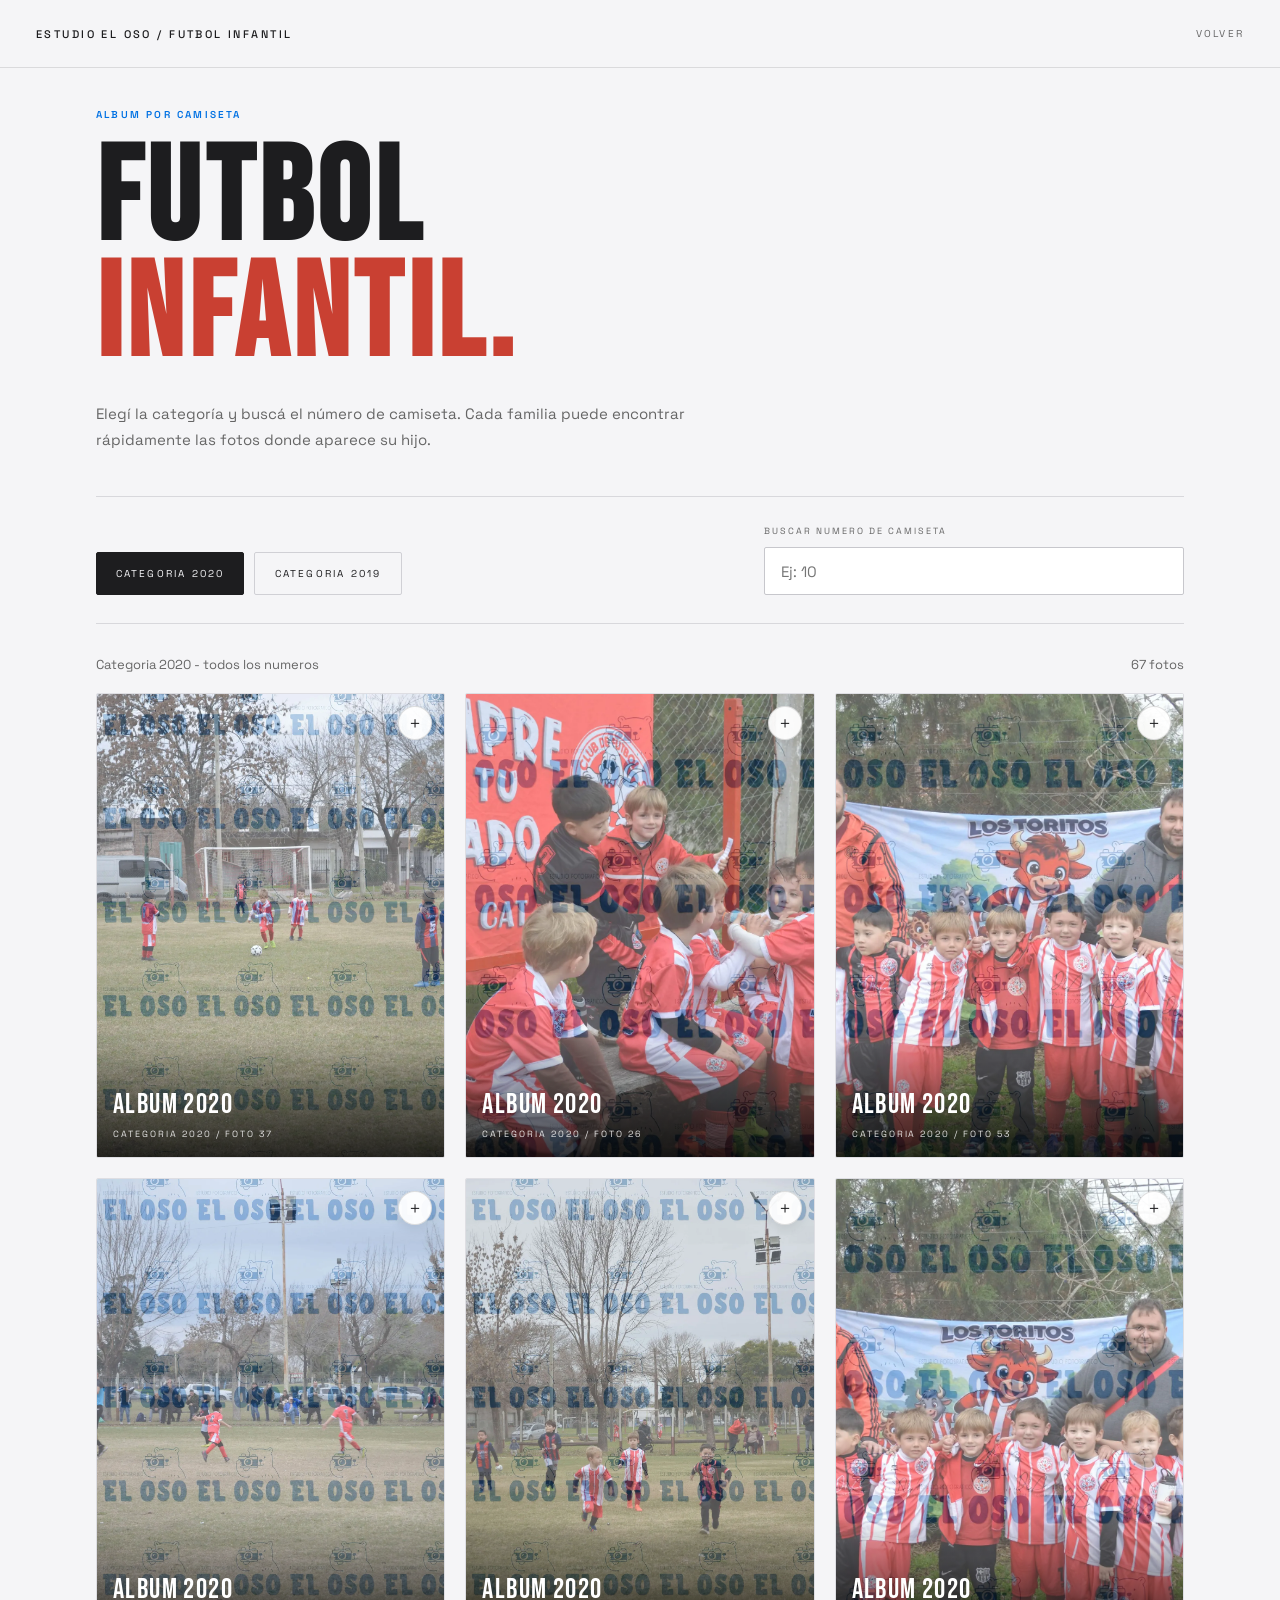
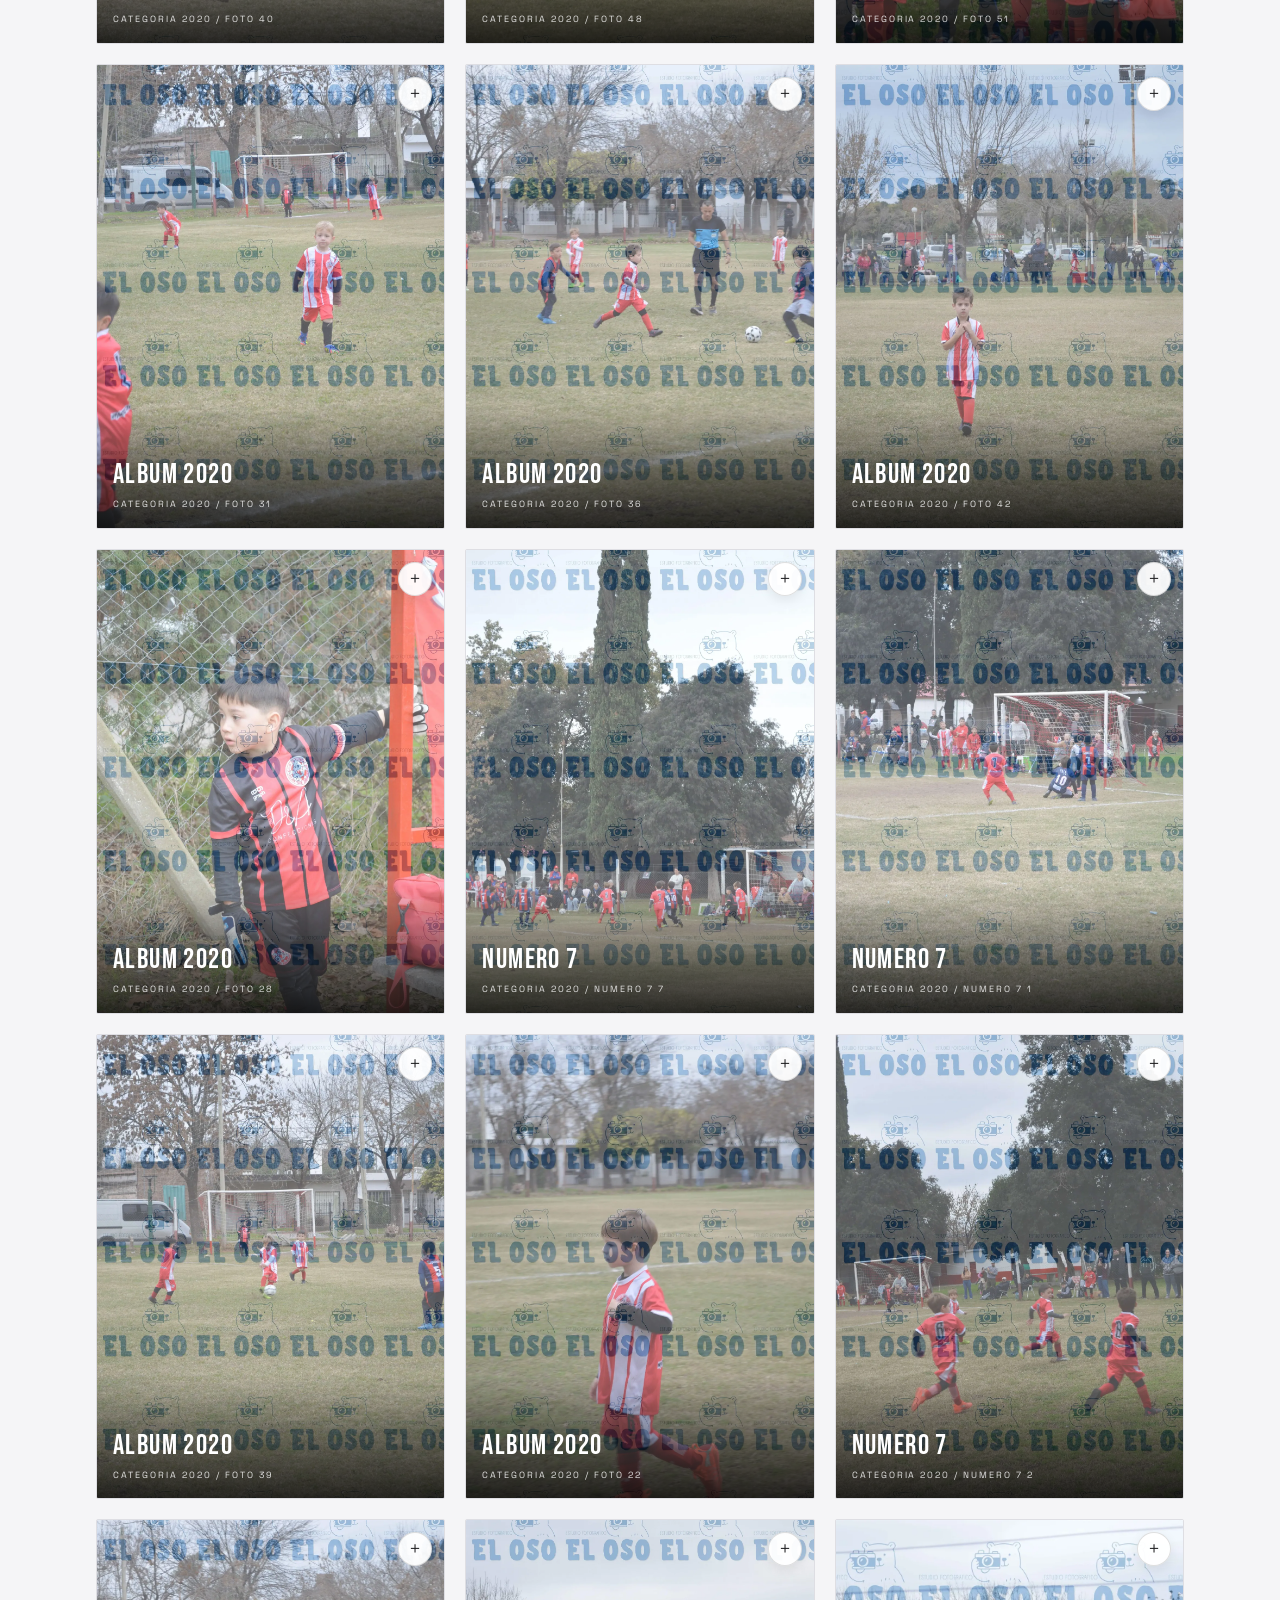
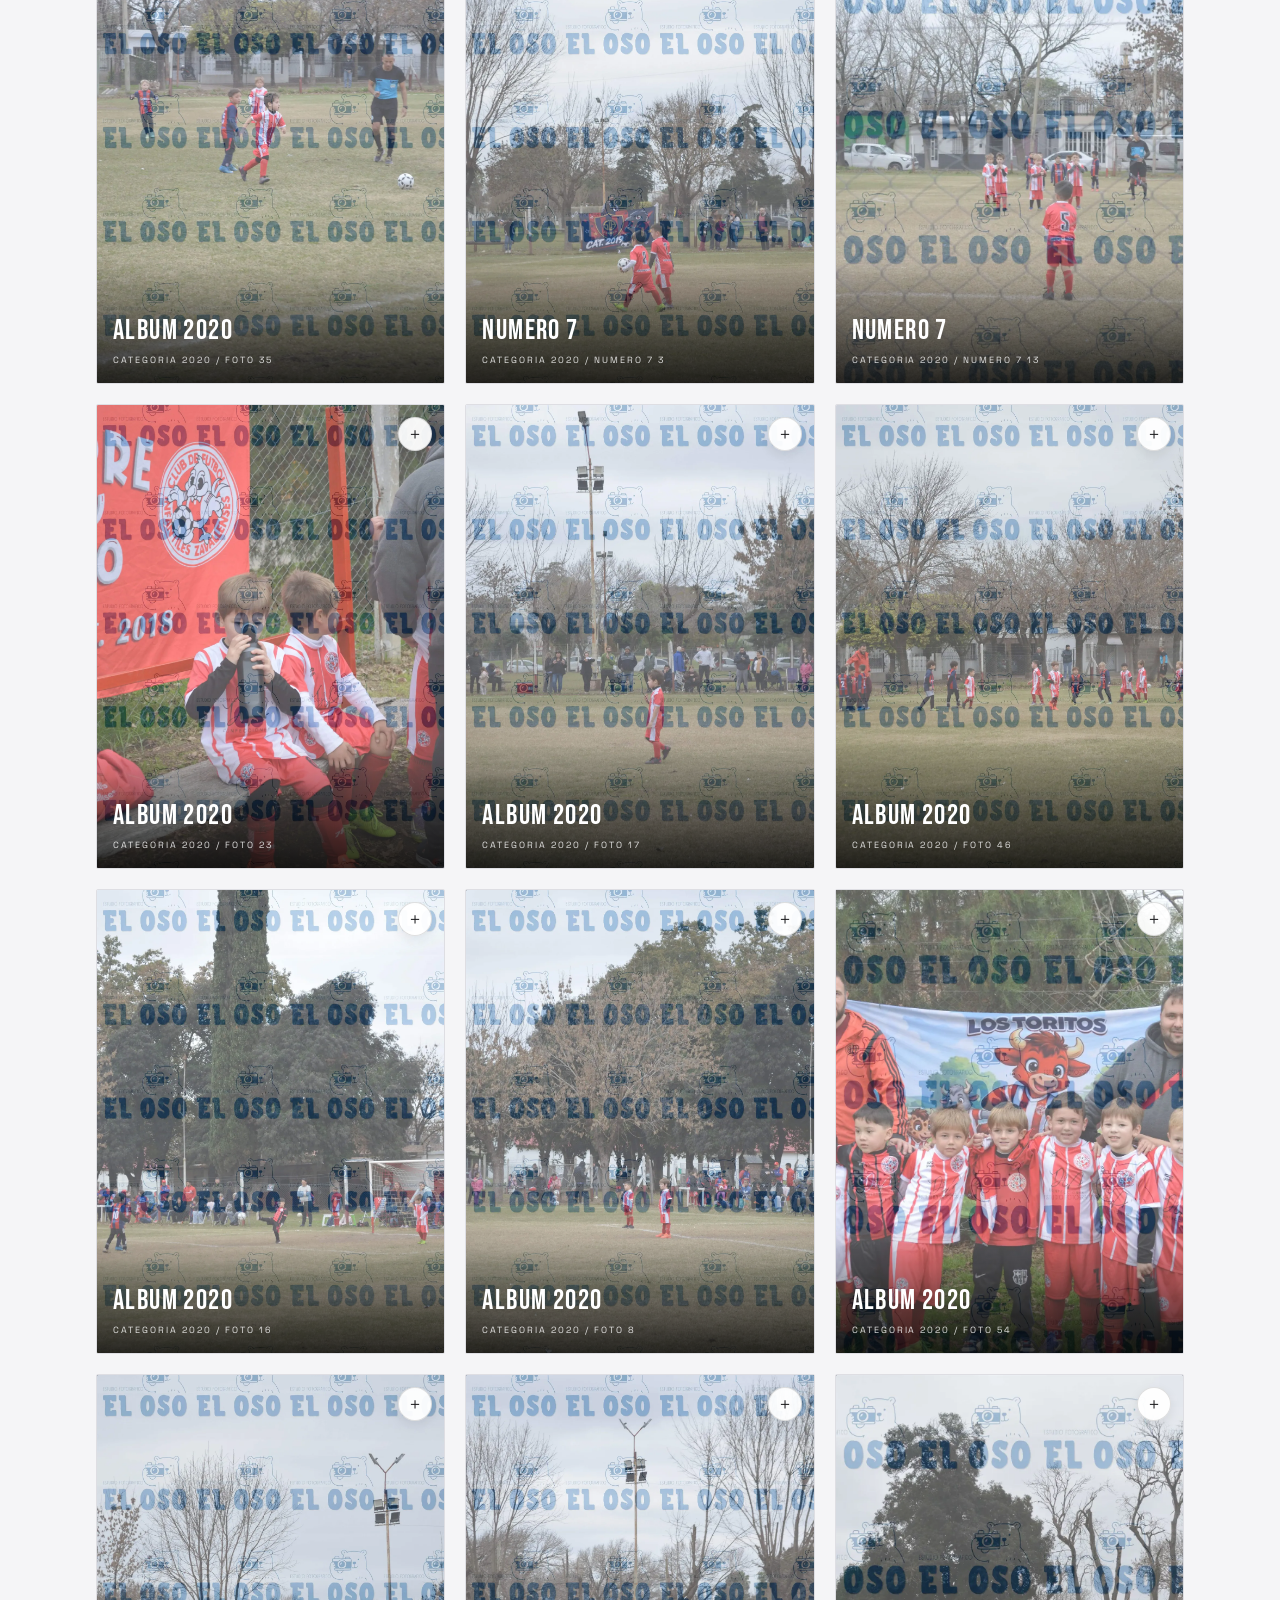
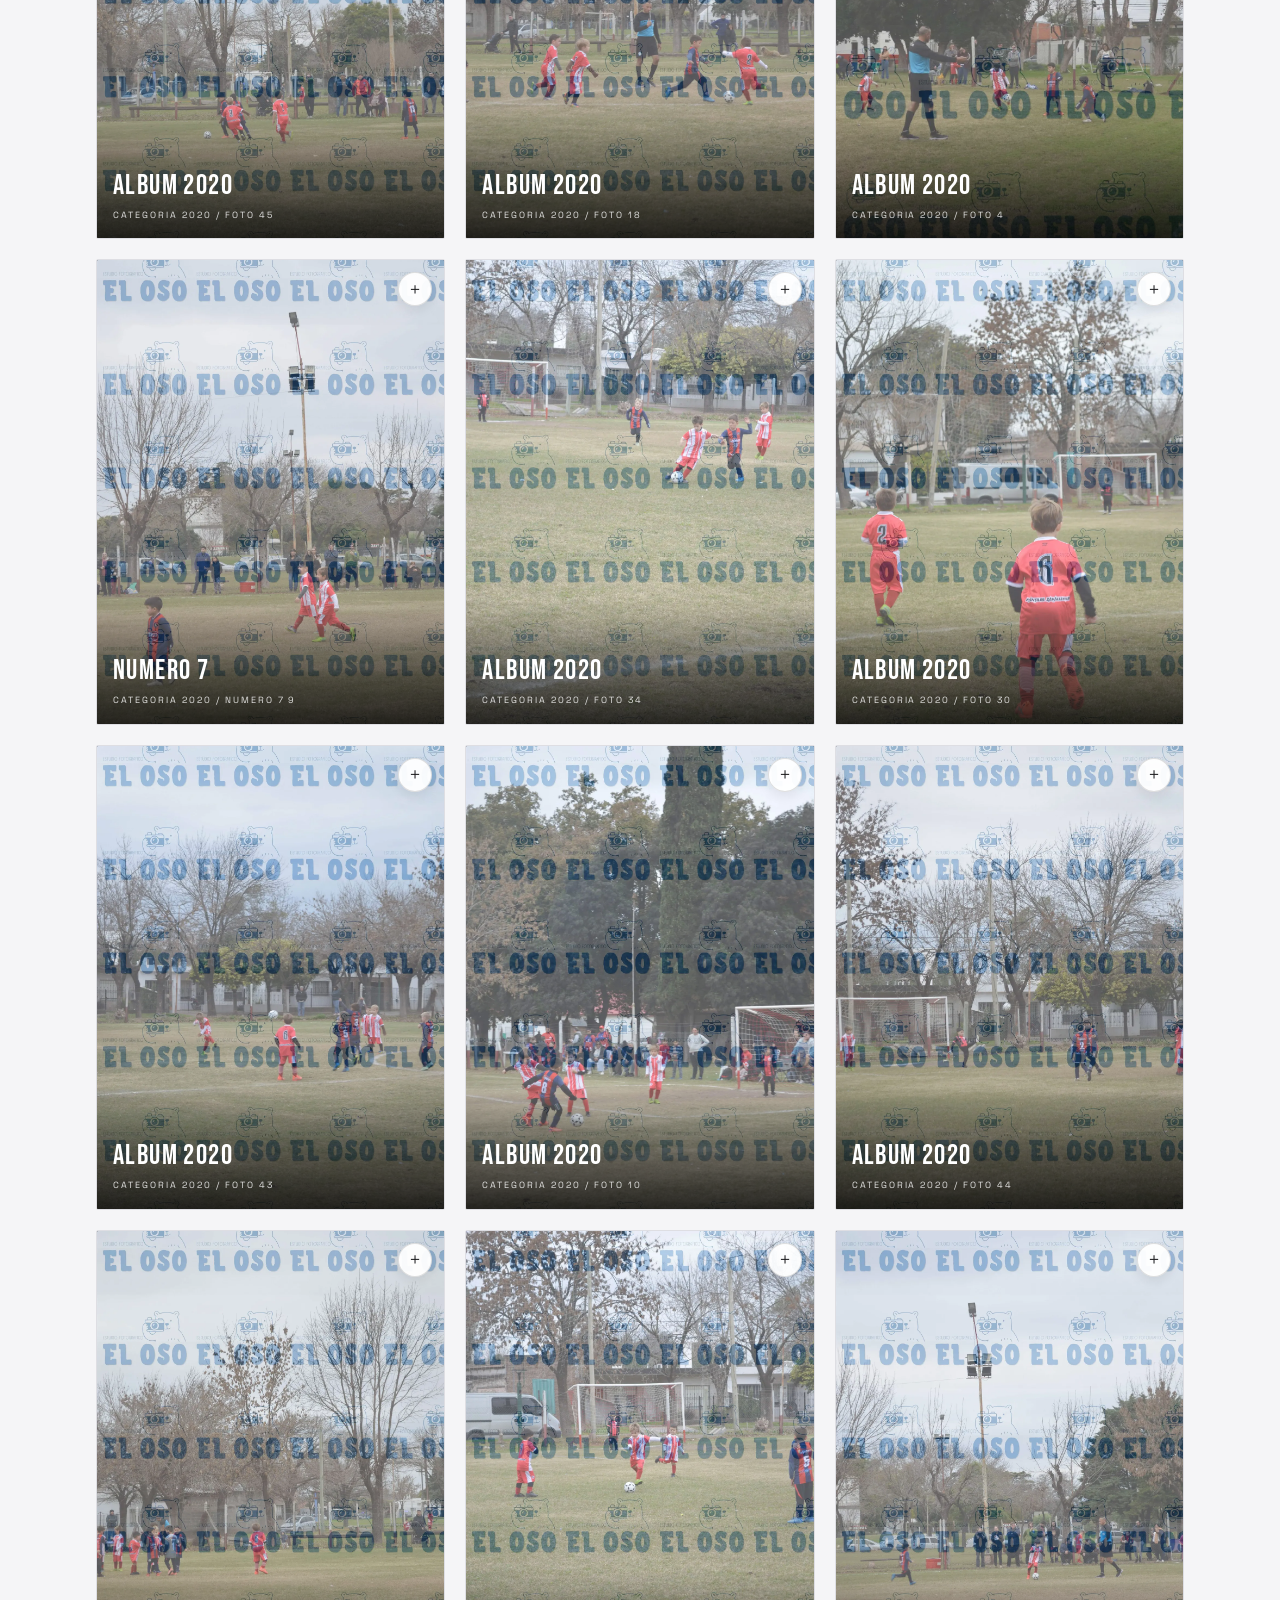
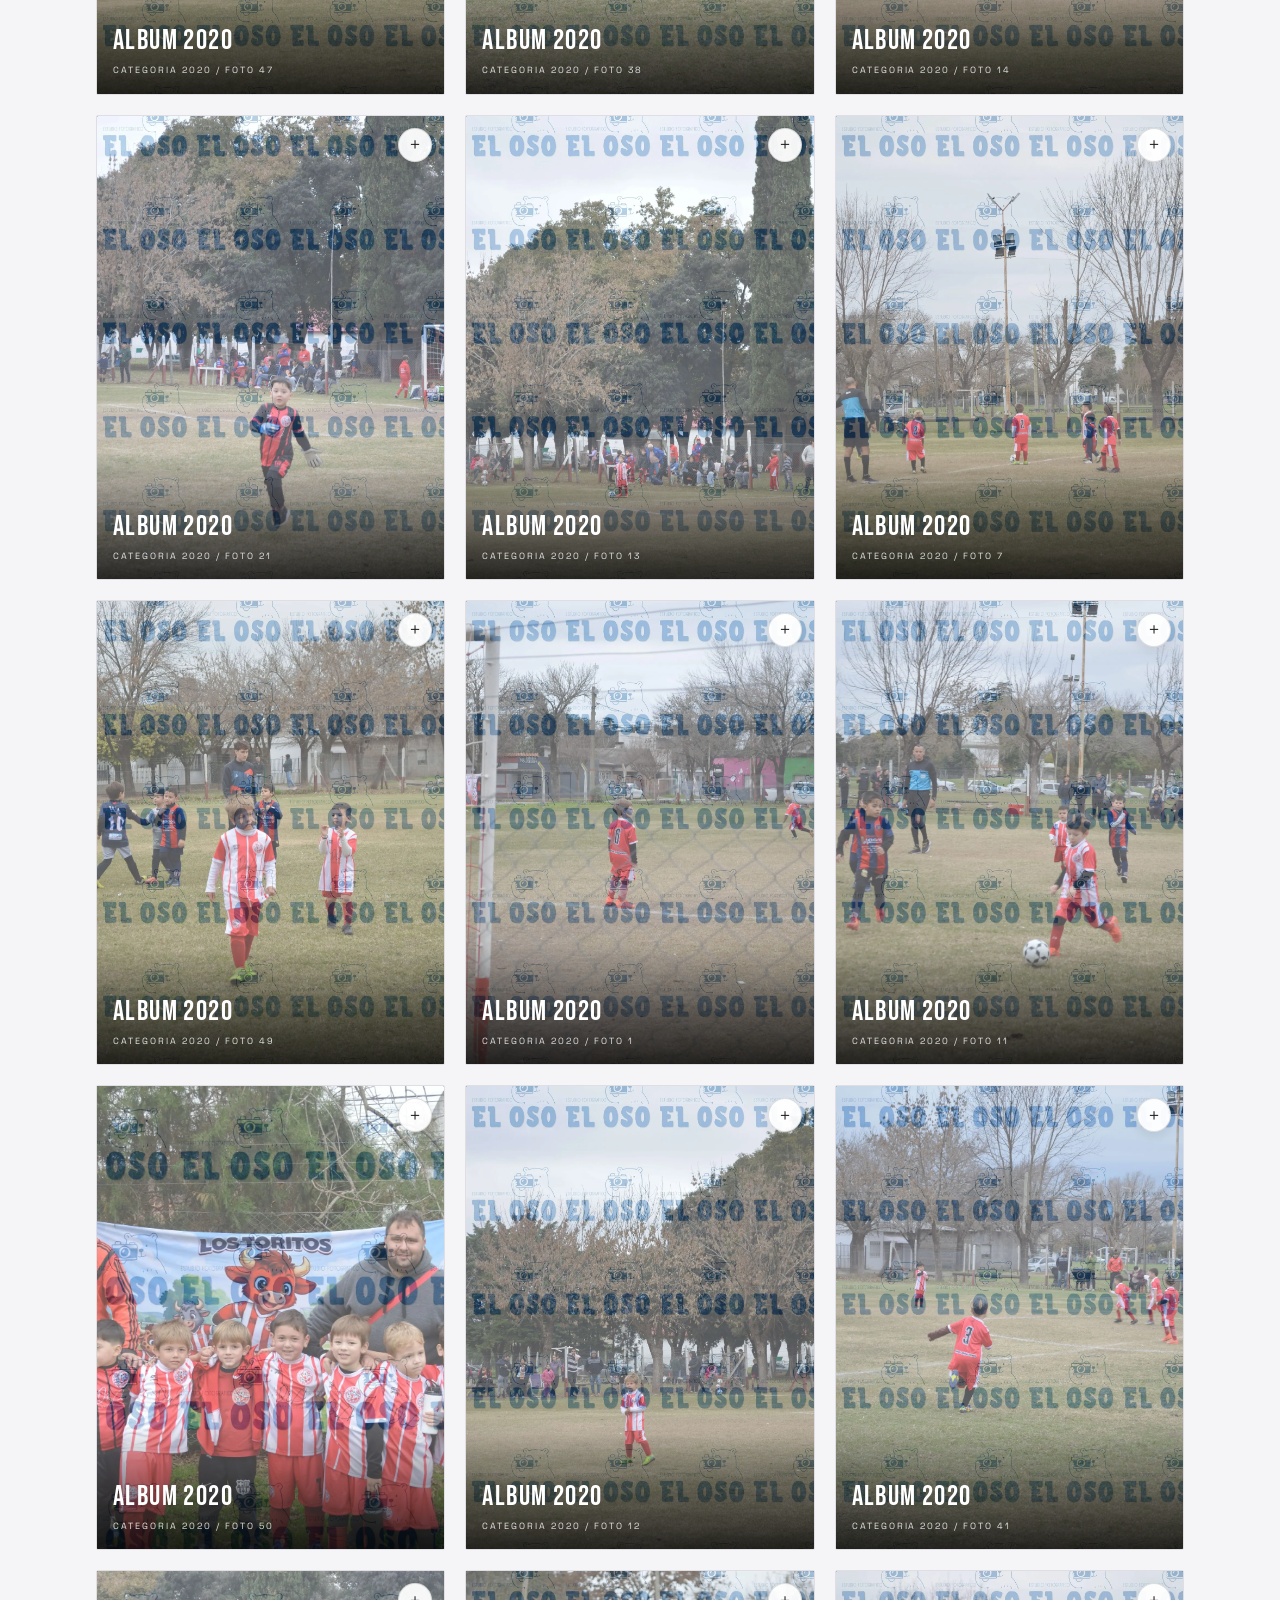
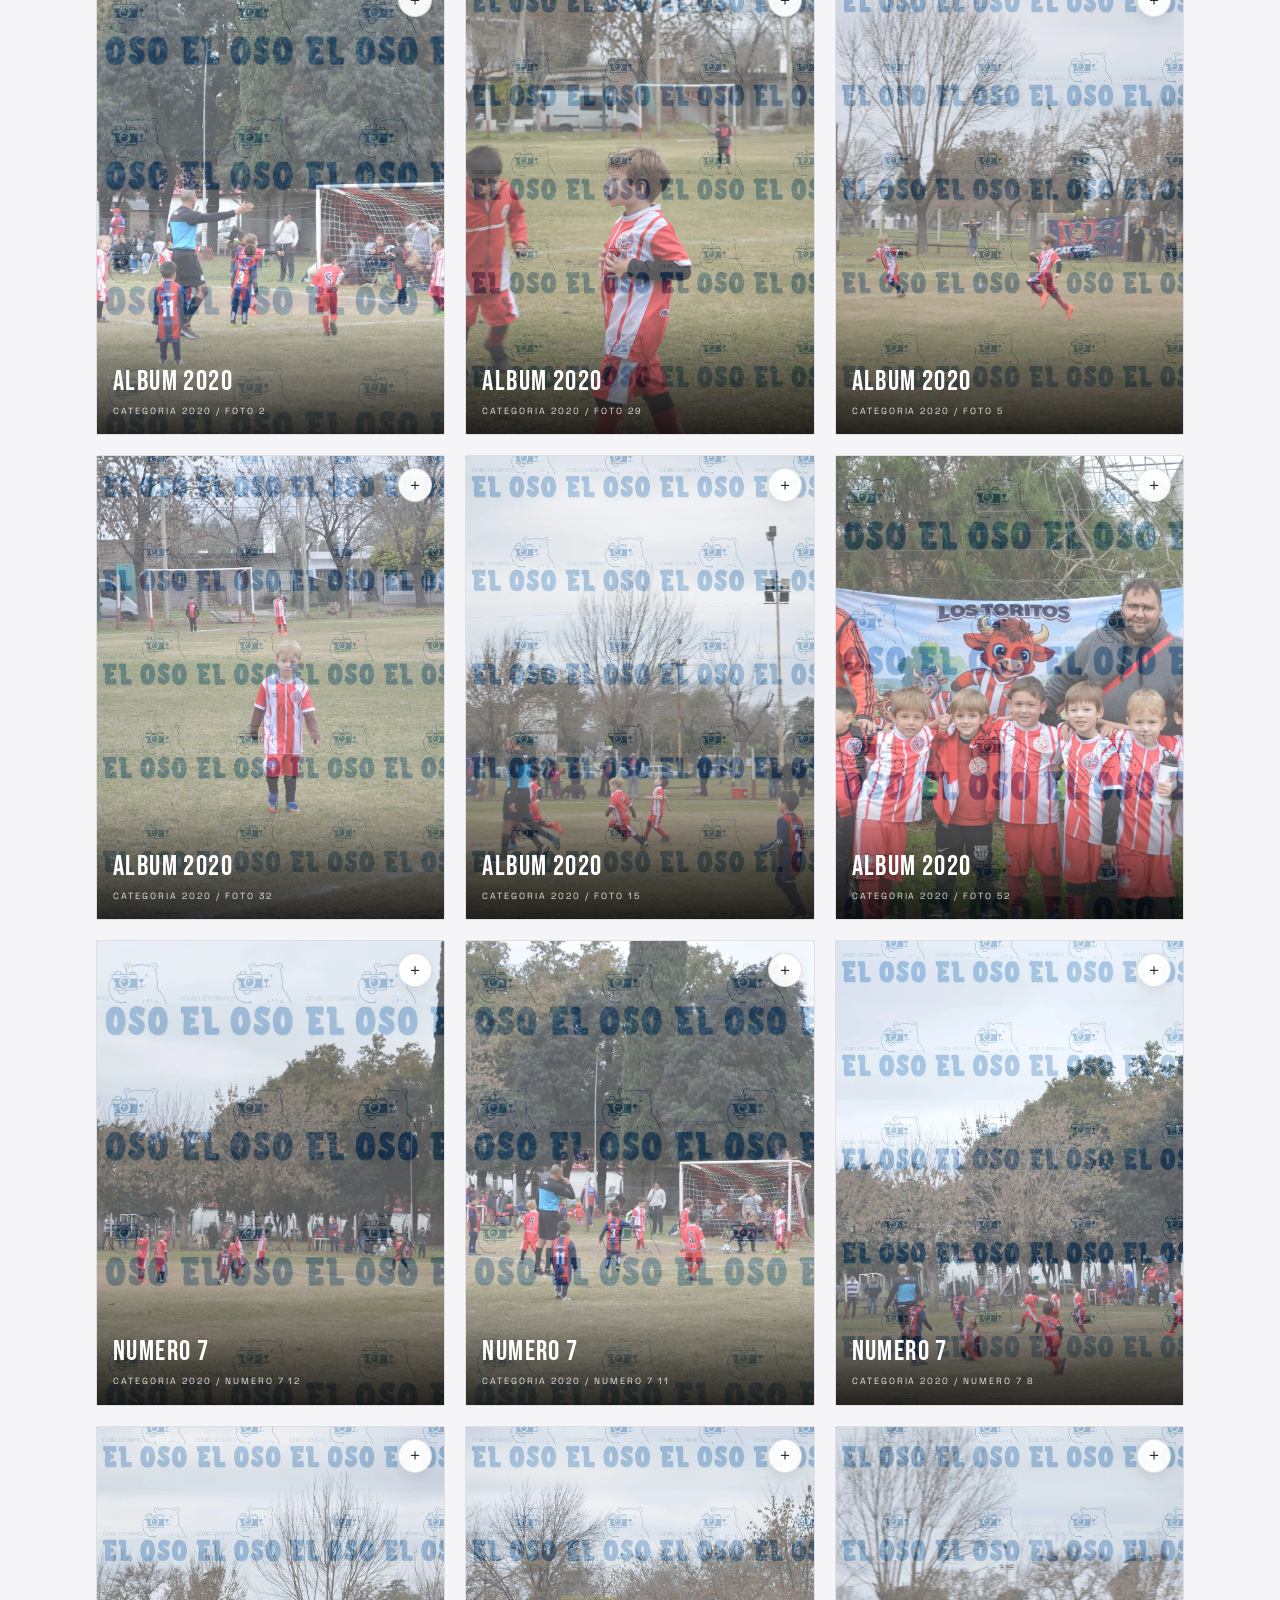
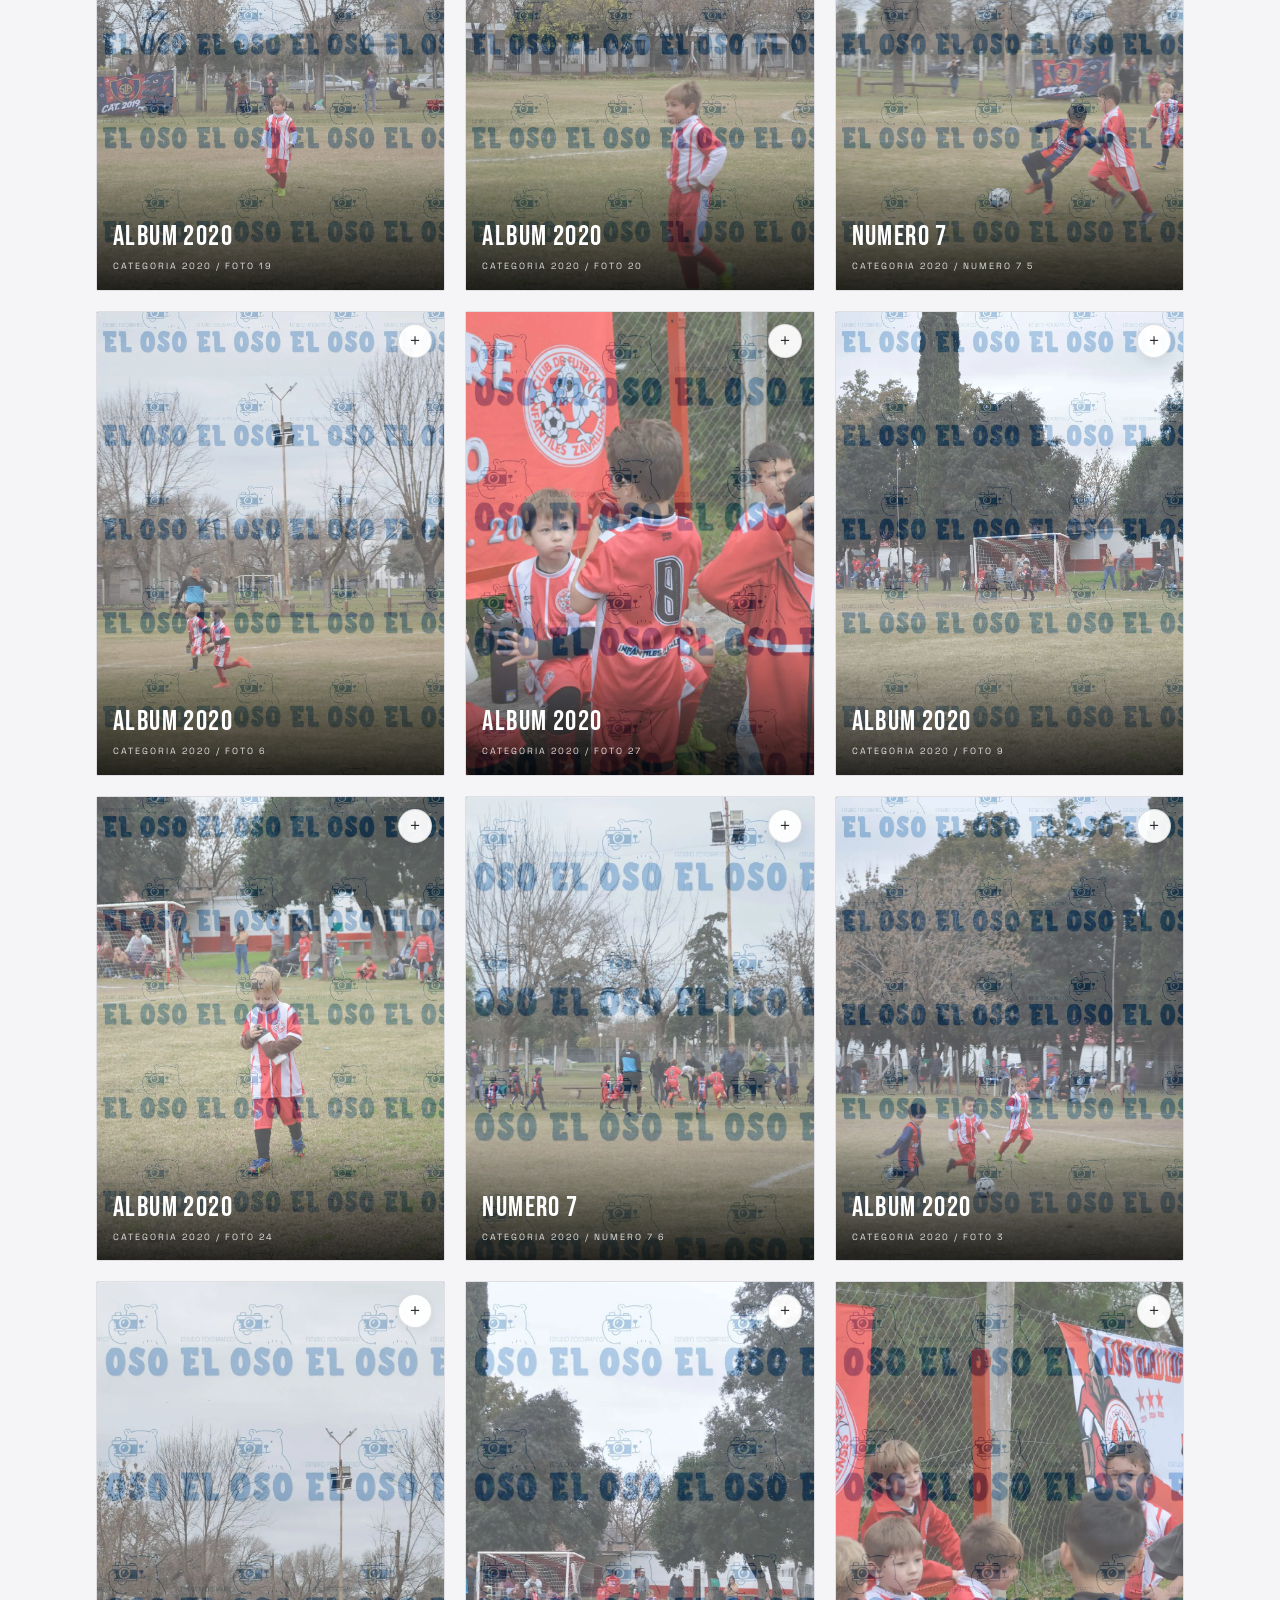
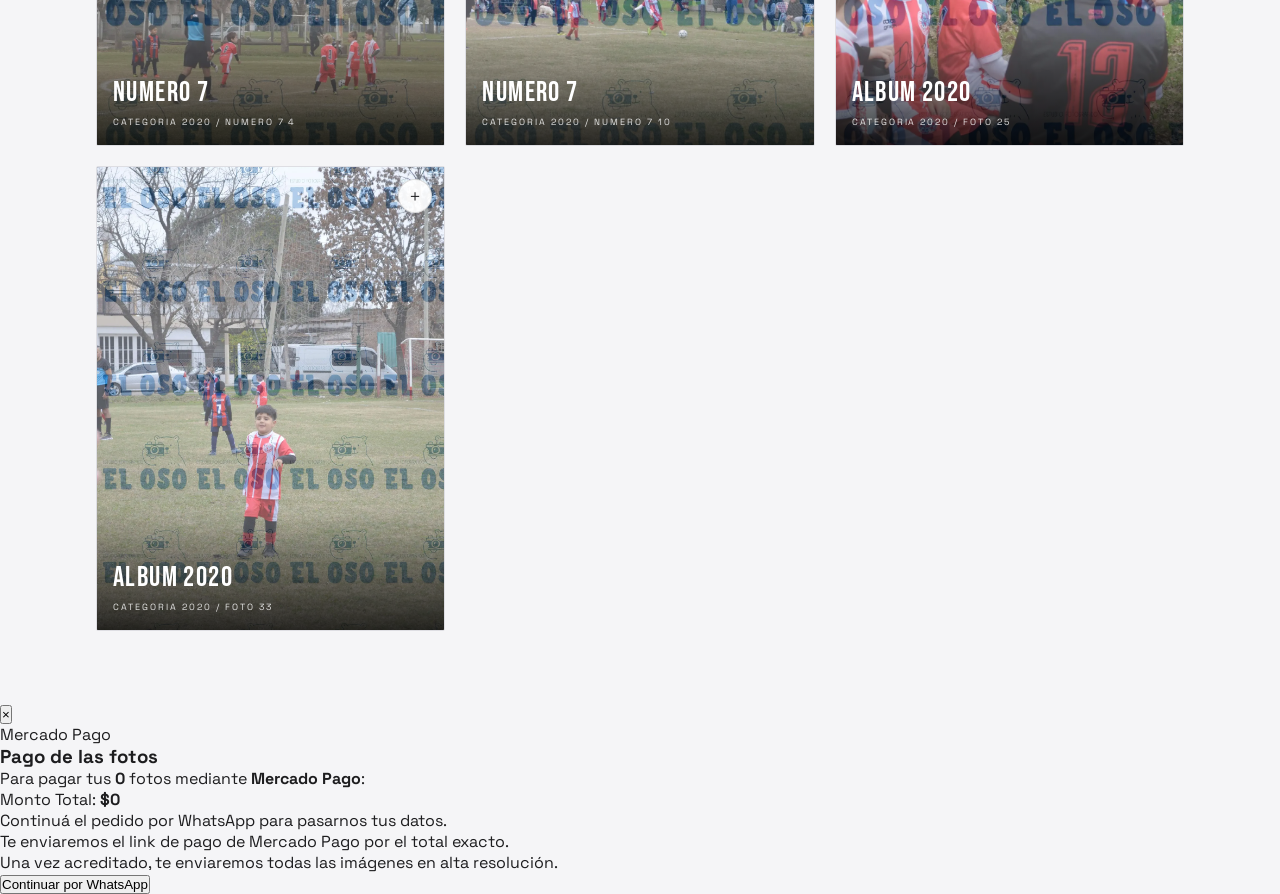
<file: album-futbol.html>
<!DOCTYPE html>
<html lang="es">
<head>
  <meta charset="UTF-8" />
  <meta name="viewport" content="width=device-width, initial-scale=1.0" />
  <title>Album Futbol Infantil - Estudio El Oso</title>
  <link rel="preconnect" href="https://fonts.googleapis.com" />
  <link href="https://fonts.googleapis.com/css2?family=Bebas+Neue&family=Space+Grotesk:wght@300;400;500&display=swap" rel="stylesheet" />
  <link rel="stylesheet" href="css/styles.css?v=4" />
</head>
<body class="album-page">
  <header class="album-topbar">
    <div class="album-brand">Estudio El Oso / Futbol infantil</div>
    <a class="album-back" href="index.html">Volver</a>
  </header>

  <main class="album-shell">
    <div class="album-kicker">Album por camiseta</div>
    <h1 class="album-title">Futbol<br><em>infantil.</em></h1>
    <p class="album-intro">Elegí la categoría y buscá el número de camiseta. Cada familia puede encontrar rápidamente las fotos donde aparece su hijo.</p>

    <section class="album-controls" aria-label="Filtros del album">
      <div class="album-tabs" role="tablist" aria-label="Categorias">
        <button class="album-tab is-active" type="button" data-category="2020">Categoria 2020</button>
        <button class="album-tab" type="button" data-category="2019">Categoria 2019</button>
      </div>
      <div class="album-search">
        <label for="numberSearch">Buscar numero de camiseta</label>
        <input id="numberSearch" type="search" inputmode="numeric" placeholder="Ej: 10" autocomplete="off" />
      </div>
    </section>

    <div class="album-results-head">
      <span id="albumStatus">Categoria 2020 - todos los numeros</span>
      <span id="albumCount"></span>
    </div>

    <section class="album-grid" id="albumGrid" aria-live="polite"></section>
    <div class="album-empty" id="albumEmpty">No encontramos fotos para ese numero en esta categoria.</div>
  </main>

  <script src="js/album-futbol.js?v=3" defer></script>
</body>
</html>
</file>
<file: css/styles.css>
/* ════════════════════════════════════════════════════════════════
   ESTUDIO EL OSO — ARCHITECTURE & HIGH-END DESIGN SYSTEM
   Standard: Impeccable UI + Addy Osmani Performance First
   ════════════════════════════════════════════════════════════════ */

/* ── 1. DESIGN TOKENS ── */
:root {
  /* Typography */
  --font-display: 'Bebas Neue', sans-serif;
  --font-sans: 'Space Grotesk', -apple-system, BlinkMacSystemFont, 'Segoe UI', Roboto, sans-serif;

  /* Editorial Dual Palette: Cinematic Dark */
  --color-dark-bg: #100e0b;
  --color-dark-surface: #131318;
  --color-dark-surface-elevated: #1a1a22;
  --color-dark-border: rgba(255, 255, 255, 0.08);
  --color-dark-border-subtle: rgba(255, 255, 255, 0.04);
  --color-dark-text-primary: #f5f5f7;
  --color-dark-text-secondary: #c2c2cb;
  --color-dark-text-muted: #888894;

  /* Editorial Dual Palette: Editorial Light */
  --color-light-bg: #fafafc;
  --color-light-surface: #ffffff;
  --color-light-surface-alt: #f2f2f7;
  --color-light-border: rgba(0, 0, 0, 0.08);
  --color-light-border-subtle: rgba(0, 0, 0, 0.04);
  --color-light-text-primary: #111114;
  --color-light-text-secondary: #36363e;
  --color-light-text-muted: #5a5a66;

  /* Brand Accents */
  --color-brand-carmine: #c94032;
  --color-brand-carmine-glow: rgba(201, 64, 50, 0.25);
  --color-brand-carmine-dark: #9e2a1f;
  --color-optic-amber: #e09d3b;
  --color-optic-amber-contrast: #8f550e;
  --color-focus-cyan: #0071e3;
  --color-focus-cyan-glow: rgba(0, 113, 227, 0.22);
  --color-whatsapp: #25d366;
  --color-whatsapp-dark: #1ea952;

  /* Motion Curves (Quintic / Apple-grade spring curve) */
  --ease-out-expo: cubic-bezier(0.16, 1, 0.3, 1);
  --ease-in-out-smooth: cubic-bezier(0.65, 0, 0.35, 1);
  --transition-fast: 0.2s var(--ease-out-expo);
  --transition-normal: 0.35s var(--ease-out-expo);
  --transition-slow: 0.7s var(--ease-out-expo);

  /* Geometry & Elevation */
  --radius-xs: 2px;
  --radius-sm: 4px;
  --radius-md: 8px;
  --radius-lg: 14px;
  --radius-pill: 999px;
  --shadow-subtle: 0 4px 20px rgba(0, 0, 0, 0.06);
  --shadow-medium: 0 12px 36px rgba(0, 0, 0, 0.12);
  --shadow-elevated: 0 24px 60px rgba(0, 0, 0, 0.28);
}

/* ── 2. GLOBAL RESET & ACCESSIBILITY SURFACES ── */
*, *::before, *::after {
  margin: 0;
  padding: 0;
  box-sizing: border-box;
}

html {
  scroll-behavior: auto;
  text-size-adjust: 100%;
  -webkit-text-size-adjust: 100%;
}

body {
  background-color: #100e0b;
  color: var(--color-dark-text-primary);
  font-family: var(--font-sans);
  overflow-x: hidden;
  -webkit-font-smoothing: antialiased;
  -moz-osx-font-smoothing: grayscale;
}

/* Custom Themed Browser Surfaces (Impeccable Craft Floor) */
::selection {
  background: var(--color-brand-carmine);
  color: #ffffff;
}

::-webkit-scrollbar {
  width: 6px;
  height: 6px;
}

::-webkit-scrollbar-track {
  background: var(--color-dark-bg);
}

::-webkit-scrollbar-thumb {
  background: rgba(255, 255, 255, 0.2);
  border-radius: var(--radius-pill);
}

::-webkit-scrollbar-thumb:hover {
  background: rgba(255, 255, 255, 0.35);
}

:focus-visible {
  outline: 2px solid var(--color-focus-cyan);
  outline-offset: 4px;
}

/* ── 3. THREE.JS VIEWPORT & AMBIENT CANVAS OVERLAYS ── */
#wrap {
  position: fixed;
  inset: 0;
  z-index: 1;
  background: var(--color-dark-bg);
  pointer-events: none;
}

#wrap canvas {
  display: block;
  width: 100% !important;
  height: 100% !important;
}

/* GPU-Accelerated Progress Indicator (Zero Reflow) */
#bar {
  position: fixed;
  top: 0;
  left: 0;
  width: 100%;
  height: 3px;
  background: linear-gradient(90deg, var(--color-brand-carmine), var(--color-optic-amber), var(--color-focus-cyan));
  z-index: 1000;
  pointer-events: none;
  transform: scaleX(0);
  transform-origin: left center;
  will-change: transform;
}

/* Atmospheric Coordinate Grid */
#grid {
  position: fixed;
  inset: 0;
  z-index: 2;
  pointer-events: none;
  background-image:
    linear-gradient(rgba(255, 255, 255, 0.035) 1px, transparent 1px),
    linear-gradient(90deg, rgba(255, 255, 255, 0.035) 1px, transparent 1px);
  background-size: 64px 64px;
  mask-image: radial-gradient(ellipse 75% 75% at 50% 50%, transparent 25%, black 100%);
  -webkit-mask-image: radial-gradient(ellipse 75% 75% at 50% 50%, transparent 25%, black 100%);
}

/* Cinematic Lens Vignette */
#vig {
  position: fixed;
  inset: 0;
  z-index: 3;
  pointer-events: none;
  background: radial-gradient(ellipse 80% 75% at 50% 50%, transparent 40%, rgba(0, 0, 0, 0.55) 100%);
}

/* ── 4. SITE HEADER & LUXURY NAVIGATION ── */
#site-header {
  position: fixed;
  top: 0;
  left: 0;
  right: 0;
  height: 68px;
  z-index: 70;
  display: flex;
  align-items: center;
  padding: 0 36px;
  transition: background-color var(--transition-normal), border-color var(--transition-normal), backdrop-filter var(--transition-normal);
}

.header-container {
  width: 100%;
  max-width: 1280px;
  margin: 0 auto;
  display: flex;
  align-items: center;
  justify-content: space-between;
}

/* Glassmorphism activation when scrolled past hero */
#site-header.is-scrolled,
body.show-header-blur #site-header {
  background: rgba(12, 12, 15, 0.82);
  backdrop-filter: blur(20px) saturate(180%);
  -webkit-backdrop-filter: blur(20px) saturate(180%);
  border-bottom: 1px solid rgba(255, 255, 255, 0.08);
  box-shadow: 0 4px 30px rgba(0, 0, 0, 0.25);
}

/* Brand Mark */
#brand {
  display: flex;
  align-items: center;
  gap: 12px;
  font-family: var(--font-sans);
  font-size: 11px;
  font-weight: 500;
  letter-spacing: 0.24em;
  text-transform: uppercase;
  color: var(--color-dark-text-primary);
  text-decoration: none;
  opacity: 0;
  visibility: hidden;
  will-change: transform, opacity;
  transition: opacity var(--transition-normal);
}

.bear-icon {
  width: 22px;
  height: 22px;
  border: 1px solid var(--color-optic-amber);
  border-radius: var(--radius-xs);
  display: inline-flex;
  align-items: center;
  justify-content: center;
  font-size: 11px;
  color: var(--color-optic-amber);
  background: rgba(224, 157, 59, 0.08);
  box-shadow: 0 0 10px rgba(224, 157, 59, 0.15);
  flex-shrink: 0;
}

.brand-sep {
  color: var(--color-brand-carmine);
  margin: 0 4px;
}

.brand-sub {
  color: var(--color-dark-text-muted);
  font-weight: 300;
}

/* Desktop Navigation */
#nav {
  display: flex;
  align-items: center;
  gap: 32px;
  font-family: var(--font-sans);
  font-size: 11px;
  font-weight: 500;
  letter-spacing: 0.18em;
  text-transform: uppercase;
  opacity: 0;
  visibility: hidden;
  will-change: transform, opacity;
  transition: opacity var(--transition-normal);
}

.nav-link {
  color: var(--color-dark-text-secondary);
  text-decoration: none;
  position: relative;
  padding: 6px 0;
  transition: color var(--transition-fast);
}

.nav-link::after {
  content: '';
  position: absolute;
  left: 0;
  bottom: 0;
  width: 100%;
  height: 1px;
  background: var(--color-brand-carmine);
  transform: scaleX(0);
  transform-origin: right center;
  transition: transform var(--transition-normal);
}

.nav-link:hover {
  color: #ffffff;
}

.nav-link:hover::after {
  transform: scaleX(1);
  transform-origin: left center;
}

.nav-link-badge {
  display: inline-flex;
  align-items: center;
  gap: 4px;
  color: var(--color-optic-amber);
}

.nav-link-badge span {
  font-size: 12px;
  transition: transform var(--transition-fast);
}

.nav-link-badge:hover span {
  transform: translate(2px, -2px);
}

.nav-link-cta {
  padding: 8px 16px;
  border: 1px solid var(--color-dark-border);
  border-radius: var(--radius-xs);
  background: rgba(255, 255, 255, 0.04);
  transition: var(--transition-fast);
}

.nav-link-cta:hover {
  background: var(--color-brand-carmine);
  border-color: var(--color-brand-carmine);
  color: #ffffff;
}

.nav-link-cta::after {
  display: none;
}

/* Mobile Hamburger Toggle (Hidden by default on Desktop) */
.nav-toggle {
  display: none;
  width: 44px;
  height: 44px;
  background: transparent;
  border: 1px solid var(--color-dark-border);
  border-radius: var(--radius-xs);
  cursor: pointer;
  padding: 0;
  position: relative;
  align-items: center;
  justify-content: center;
  flex-direction: column;
  gap: 6px;
  opacity: 0;
  visibility: hidden;
  transition: var(--transition-fast);
}

.nav-toggle-bar {
  display: block;
  width: 20px;
  height: 1.5px;
  background: var(--color-dark-text-primary);
  transition: transform var(--transition-normal), opacity var(--transition-normal);
}

.nav-toggle.is-active .nav-toggle-bar:nth-child(1) {
  transform: translateY(3.75px) rotate(45deg);
}

.nav-toggle.is-active .nav-toggle-bar:nth-child(2) {
  transform: translateY(-3.75px) rotate(-45deg);
}

/* ── 5. HERO SECTION & KINEMATICS DRIVER ── */
#hero {
  position: fixed;
  top: 50%;
  left: 50%;
  transform: translate(-50%, -50%);
  z-index: 50;
  text-align: center;
  pointer-events: none;
  width: min(92vw, 880px);
  padding: 44px 28px;
  will-change: transform, opacity;
  border-radius: 28px;
  background: radial-gradient(ellipse 70% 70% at 50% 50%, rgba(12, 12, 15, 0.82) 0%, rgba(12, 12, 15, 0.45) 55%, transparent 100%);
  backdrop-filter: blur(4px);
  -webkit-backdrop-filter: blur(4px);
}

#hero .eyebrow {
  display: inline-block;
  font-family: var(--font-sans);
  font-size: 11px;
  font-weight: 600;
  letter-spacing: 0.32em;
  text-transform: uppercase;
  color: var(--color-optic-amber);
  margin-bottom: 16px;
  opacity: 0;
  text-shadow: 0 2px 14px rgba(0, 0, 0, 0.95), 0 0 24px rgba(224, 157, 59, 0.45);
}

#hero h1 {
  font-family: var(--font-display);
  font-size: clamp(60px, 11vw, 138px);
  font-weight: 400;
  letter-spacing: 0.04em;
  line-height: 0.92;
  color: #ffffff;
  text-wrap: balance;
  opacity: 0;
  text-shadow: 0 4px 30px rgba(0, 0, 0, 0.95), 0 0 80px rgba(0, 0, 0, 0.7);
}

#hero h1 span {
  display: block;
  color: #ff6050;
  font-size: 0.6em;
  letter-spacing: 0.28em;
  line-height: 1.35;
  text-shadow: 0 0 35px rgba(255, 96, 80, 0.45), 0 4px 20px rgba(0, 0, 0, 0.95);
}

#hero p {
  font-family: var(--font-sans);
  font-size: 13px;
  font-weight: 400;
  letter-spacing: 0.24em;
  color: #e2e2ea;
  text-transform: uppercase;
  margin-top: 18px;
  opacity: 0;
  text-shadow: 0 2px 16px rgba(0, 0, 0, 0.95);
}

#hero .hint {
  font-family: var(--font-sans);
  font-size: 10px;
  font-weight: 500;
  letter-spacing: 0.24em;
  color: #a0a0ae;
  text-transform: uppercase;
  margin-top: 32px;
  display: inline-flex;
  align-items: center;
  justify-content: center;
  gap: 16px;
  opacity: 0;
}

#hero .hint::before,
#hero .hint::after {
  content: '';
  display: inline-block;
  width: 32px;
  height: 1px;
  background: rgba(255, 255, 255, 0.25);
}

/* Bottom UI Elements */
#si { display: none !important; }

#tg {
  position: fixed;
  bottom: 34px;
  right: 36px;
  z-index: 50;
  font-family: var(--font-sans);
  font-size: 10px;
  font-weight: 400;
  letter-spacing: 0.22em;
  color: var(--color-dark-text-muted);
  text-transform: uppercase;
  text-align: right;
  pointer-events: none;
}

#arr {
  position: fixed;
  bottom: 28px;
  left: 50%;
  transform: translateX(-50%);
  z-index: 50;
  display: flex;
  flex-direction: column;
  align-items: center;
  gap: 4px;
  pointer-events: none;
  animation: arrBounce 2.2s var(--ease-in-out-smooth) infinite;
}

#arr .ln {
  width: 1px;
  height: 32px;
  background: linear-gradient(180deg, transparent, var(--color-optic-amber));
}

#arr .ch {
  width: 6px;
  height: 6px;
  border-right: 1.5px solid var(--color-optic-amber);
  border-bottom: 1.5px solid var(--color-optic-amber);
  transform: rotate(45deg);
}

@keyframes arrBounce {
  0%, 100% { opacity: 0.3; transform: translateX(-50%) translateY(0); }
  50% { opacity: 1; transform: translateX(-50%) translateY(6px); }
}

/* Scroll Distance Driver (Tuned to 160vh for smooth, natural transition) */
#scroll-track {
  height: 160vh;
  position: relative;
  z-index: 0;
}

/* ── 6. MAIN CONTENT SECTIONS SYSTEM ── */
#content-sections {
  position: relative;
  z-index: 20;
}

.sb-section {
  padding: 120px 0;
  position: relative;
}

.sb-container {
  max-width: 1160px;
  margin: 0 auto;
  padding: 0 40px;
}

/* Section Header Typography */
.sb-label {
  display: flex;
  align-items: center;
  gap: 16px;
  margin-bottom: 40px;
}

.sb-num {
  font-family: var(--font-sans);
  font-size: 11px;
  font-weight: 600;
  letter-spacing: 0.3em;
  color: var(--color-brand-carmine);
}

.sb-rule {
  flex: none;
  width: 48px;
  height: 1px;
  background: currentColor;
  opacity: 0.2;
}

.sb-tag {
  font-family: var(--font-sans);
  font-size: 11px;
  font-weight: 600;
  letter-spacing: 0.24em;
  text-transform: uppercase;
  color: inherit;
  opacity: 0.65;
}

.sb-heading-large {
  font-family: var(--font-display);
  font-size: clamp(58px, 8.5vw, 108px);
  font-weight: 400;
  line-height: 0.92;
  letter-spacing: 0.03em;
  margin-bottom: 32px;
  text-wrap: balance;
}

.sb-heading-large em {
  font-style: normal;
  color: var(--color-brand-carmine);
}

.sb-heading-med {
  font-family: var(--font-display);
  font-size: clamp(42px, 6vw, 76px);
  font-weight: 400;
  line-height: 0.95;
  letter-spacing: 0.04em;
  margin-bottom: 24px;
}

/* Scroll Reveal Base (Visible by default for progressive enhancement & a11y) */
[data-sb-reveal] {
  opacity: 1;
  transform: none;
  will-change: opacity, transform;
}

/* ── 7. SECTION 01: SERVICIOS (EDITORIAL LIGHT) ── */
.theme-editorial-light,
.sb-dark {
  background-color: var(--color-light-bg);
  color: var(--color-light-text-primary);
  border-top: 1px solid var(--color-light-border);
}

.theme-editorial-light .sb-section-header {
  display: grid;
  grid-template-columns: 1fr 1fr;
  gap: 60px;
  align-items: flex-end;
  margin-bottom: 64px;
}

.sb-header-intro {
  font-family: var(--font-sans);
  font-size: 16px;
  line-height: 1.65;
  color: var(--color-light-text-secondary);
  font-weight: 400;
  max-width: 480px;
  margin-bottom: 36px;
}

.sb-services-grid {
  display: flex;
  flex-direction: column;
  border-top: 1px solid var(--color-light-border);
}

.sb-service-item {
  display: grid;
  grid-template-columns: 60px 1fr 52px;
  gap: 32px;
  align-items: center;
  padding: 40px 24px;
  border-bottom: 1px solid var(--color-light-border);
  text-decoration: none;
  color: inherit;
  border-radius: var(--radius-sm);
  background: transparent;
  transition: background-color var(--transition-normal), transform var(--transition-normal), box-shadow var(--transition-normal);
}

.sb-service-item:hover {
  background-color: #ffffff;
  box-shadow: 0 10px 30px rgba(0, 0, 0, 0.04);
  transform: translateX(4px);
}

.sb-service-num {
  font-family: var(--font-sans);
  font-size: 13px;
  font-weight: 600;
  letter-spacing: 0.22em;
  color: var(--color-brand-carmine);
}

.sb-service-title {
  font-family: var(--font-display);
  font-size: 36px;
  letter-spacing: 0.04em;
  line-height: 1;
  color: var(--color-light-text-primary);
  margin-bottom: 12px;
  transition: color var(--transition-fast);
}

.sb-service-item:hover .sb-service-title {
  color: var(--color-brand-carmine-dark);
}

.sb-service-desc {
  font-family: var(--font-sans);
  font-size: 15px;
  font-weight: 400;
  line-height: 1.65;
  color: var(--color-light-text-secondary);
  max-width: 620px;
  margin-bottom: 16px;
}

.sb-service-badges {
  display: flex;
  flex-wrap: wrap;
  gap: 8px;
}

.sb-badge {
  font-family: var(--font-sans);
  font-size: 10px;
  font-weight: 600;
  letter-spacing: 0.16em;
  text-transform: uppercase;
  color: var(--color-light-text-muted);
  background: var(--color-light-surface-alt);
  border: 1px solid var(--color-light-border);
  padding: 5px 12px;
  border-radius: var(--radius-pill);
}

.sb-service-arrow-wrap {
  display: flex;
  align-items: center;
  justify-content: flex-end;
}

.sb-service-arrow {
  width: 44px;
  height: 44px;
  border-radius: 50%;
  border: 1px solid var(--color-light-border);
  display: flex;
  align-items: center;
  justify-content: center;
  font-size: 18px;
  color: var(--color-light-text-muted);
  transition: transform var(--transition-fast), background-color var(--transition-fast), color var(--transition-fast), border-color var(--transition-fast);
}

.sb-service-item:hover .sb-service-arrow {
  background-color: var(--color-light-text-primary);
  color: #ffffff;
  border-color: var(--color-light-text-primary);
  transform: translate(2px, -2px);
}

/* ── 8. SECTION 02: MANIFIESTO / NOSOTROS (CINEMATIC DARK) ── */
.theme-cinematic-dark,
.sb-light {
  background-color: var(--color-dark-bg);
  color: var(--color-dark-text-primary);
  border-top: 1px solid var(--color-dark-border);
  position: relative;
  overflow: hidden;
}

.theme-cinematic-dark::before {
  content: '';
  position: absolute;
  top: -100px;
  right: -100px;
  width: 500px;
  height: 500px;
  background: radial-gradient(circle, rgba(201, 64, 50, 0.08) 0%, transparent 70%);
  pointer-events: none;
}

.sb-split {
  display: grid;
  grid-template-columns: 1fr 1.15fr;
  gap: 80px;
  align-items: flex-start;
}

.sb-lens-tag {
  display: inline-flex;
  align-items: center;
  gap: 10px;
  font-family: var(--font-sans);
  font-size: 10px;
  font-weight: 600;
  letter-spacing: 0.22em;
  text-transform: uppercase;
  color: var(--color-optic-amber);
  border: 1px solid rgba(224, 157, 59, 0.2);
  padding: 8px 16px;
  border-radius: var(--radius-pill);
  background: rgba(224, 157, 59, 0.06);
  margin-top: 24px;
}

.lens-dot {
  width: 6px;
  height: 6px;
  border-radius: 50%;
  background: var(--color-optic-amber);
  box-shadow: 0 0 8px var(--color-optic-amber);
}

.sb-body-text {
  font-family: var(--font-sans);
  font-size: 18px;
  font-weight: 400;
  color: var(--color-dark-text-secondary);
  line-height: 1.7;
  margin-bottom: 20px;
  max-width: 620px;
}

.sb-body-subtext {
  font-family: var(--font-sans);
  font-size: 15px;
  font-weight: 300;
  color: var(--color-dark-text-muted);
  line-height: 1.65;
  margin-bottom: 48px;
  max-width: 580px;
}

.sb-commitments {
  display: grid;
  grid-template-columns: repeat(2, 1fr);
  gap: 0;
  border-top: 1px solid var(--color-dark-border);
  margin-top: 36px;
}

.sb-commitment-item {
  padding: 24px 28px 24px 0;
  border-bottom: 1px solid var(--color-dark-border-subtle);
  transition: border-color var(--transition-fast);
}

.sb-commitment-item:nth-child(even) {
  padding-left: 28px;
  padding-right: 0;
  border-left: 1px solid var(--color-dark-border-subtle);
}

.sb-commitment-title {
  font-family: var(--font-sans);
  font-size: 15px;
  font-weight: 600;
  letter-spacing: -0.01em;
  color: var(--color-dark-text-primary);
  margin-bottom: 6px;
  transition: color var(--transition-fast);
}

.sb-commitment-desc {
  font-family: var(--font-sans);
  font-size: 13.5px;
  font-weight: 300;
  line-height: 1.55;
  color: var(--color-dark-text-muted);
}

.sb-commitment-item:hover .sb-commitment-title {
  color: var(--color-optic-amber);
}

/* ── 9. SECTION 03: PROCESO (EDITORIAL LIGHT) ── */
.sb-process-header {
  margin-bottom: 60px;
}

.sb-process-intro {
  font-family: var(--font-sans);
  font-size: 16px;
  color: var(--color-light-text-secondary);
  line-height: 1.6;
  max-width: 540px;
}

.sb-steps {
  display: flex;
  flex-direction: column;
}

.sb-step {
  display: grid;
  grid-template-columns: 24px 64px 1fr;
  gap: 32px;
  padding: 44px 0;
  border-bottom: 1px solid var(--color-light-border);
  align-items: flex-start;
  position: relative;
  transition: transform var(--transition-fast);
}

.sb-step:hover {
  transform: translateX(4px);
}

.sb-step-marker {
  display: flex;
  flex-direction: column;
  align-items: center;
  height: 100%;
  padding-top: 6px;
}

.sb-step-node {
  width: 10px;
  height: 10px;
  border-radius: 50%;
  border: 2px solid var(--color-brand-carmine);
  background: var(--color-light-bg);
  box-shadow: 0 0 0 3px rgba(201, 64, 50, 0.12);
  transition: transform var(--transition-fast), background-color var(--transition-fast);
}

.sb-step:hover .sb-step-node {
  background: var(--color-brand-carmine);
  transform: scale(1.2);
}

.sb-step-line {
  flex: 1;
  width: 1px;
  background: linear-gradient(180deg, var(--color-brand-carmine) 0%, transparent 100%);
  margin-top: 10px;
  opacity: 0.35;
}

.sb-step-num {
  font-family: var(--font-sans);
  font-size: 13px;
  font-weight: 700;
  letter-spacing: 0.22em;
  color: var(--color-brand-carmine);
  padding-top: 3px;
}

.sb-step-content {
  display: flex;
  flex-direction: column;
}

.sb-step-title {
  font-family: var(--font-display);
  font-size: 32px;
  letter-spacing: 0.04em;
  line-height: 1;
  color: var(--color-light-text-primary);
  margin-bottom: 10px;
}

.sb-step-desc {
  font-family: var(--font-sans);
  font-size: 15px;
  font-weight: 400;
  color: var(--color-light-text-secondary);
  line-height: 1.65;
  max-width: 580px;
}

/* ── 10. SECTION 04: CTA & FOOTER (AURA GRADIENT: NIGHTFALL) ── */
.sb-cta,
.aura-nightfall {
  position: relative;
  overflow: hidden;
  min-height: 100vh;
  background: none !important;
  background-color: transparent !important;
  text-align: center;
  padding-top: 140px;
  padding-bottom: 70px;
  display: flex;
  flex-direction: column;
  justify-content: center;
  box-sizing: border-box;
}

/* Atmospheric Absolute Layers (GPU Optimized) */
.aura-layer {
  position: absolute;
  inset: 0;
  width: 100%;
  height: 100%;
  pointer-events: none;
  transform: translateZ(0);
  will-change: transform;
}

/* Capa 1: Radial Screen Glow */
.aura-layer-1 {
  mix-blend-mode: screen;
  background: radial-gradient(85% 55% at 52% 0%, rgba(35, 70, 105, 0.34) 0%, rgba(24, 49, 74, 0.18) 38%, transparent 76%);
  filter: blur(36px);
}

/* Capa 2: Linear Soft-Light Mood */
.aura-layer-2 {
  mix-blend-mode: soft-light;
  background: linear-gradient(180deg, rgba(54, 88, 120, 0.16) 0%, transparent 45%, rgba(0, 0, 0, 0.18) 100%);
  opacity: 0.9;
  filter: blur(36px);
}

/* Capa 3: Accent Radial Screen Highlight */
.aura-layer-3 {
  mix-blend-mode: screen;
  background: radial-gradient(42% 35% at 78% 16%, rgba(96, 130, 155, 0.16) 0%, transparent 78%);
  filter: blur(36px);
}

/* Capa de Grano (Film-grain Overlay) */
.aura-grain {
  position: absolute;
  inset: 0;
  width: 100%;
  height: 100%;
  pointer-events: none;
  mix-blend-mode: overlay;
  opacity: 0.10;
  transform: translateZ(0);
  will-change: transform;
}

.aura-grain svg {
  width: 100%;
  height: 100%;
  display: block;
}

/* Content Architecture: Floating above atmospheric layers */
.aura-content {
  position: relative;
  z-index: 1;
  width: 100%;
}

.sb-cta-inner {
  display: flex;
  flex-direction: column;
  align-items: center;
}

.sb-cta-badge {
  font-family: var(--font-sans);
  font-size: 11px;
  font-weight: 600;
  letter-spacing: 0.28em;
  text-transform: uppercase;
  color: var(--color-optic-amber);
  margin-bottom: 24px;
}

.sb-cta-heading {
  font-family: var(--font-display);
  font-size: clamp(74px, 13vw, 150px);
  font-weight: 400;
  line-height: 0.9;
  letter-spacing: 0.03em;
  color: #ffffff;
  margin-bottom: 28px;
  text-wrap: balance;
}

.sb-cta-heading em {
  font-style: normal;
  color: var(--color-brand-carmine);
}

.sb-cta-sub {
  font-family: var(--font-sans);
  font-size: 16px;
  font-weight: 400;
  color: var(--color-dark-text-secondary);
  line-height: 1.6;
  max-width: 520px;
  margin-bottom: 48px;
}

.sb-cta-actions {
  display: flex;
  justify-content: center;
}

.sb-cta-btn {
  display: inline-flex;
  align-items: center;
  gap: 14px;
  background: linear-gradient(135deg, #25d366 0%, #1ea952 100%);
  color: #ffffff;
  font-family: var(--font-sans);
  font-size: 13px;
  font-weight: 600;
  letter-spacing: 0.18em;
  text-transform: uppercase;
  text-decoration: none;
  padding: 20px 42px;
  border-radius: var(--radius-sm);
  box-shadow: 0 10px 32px rgba(37, 211, 102, 0.28), 0 1px 0 rgba(255, 255, 255, 0.25) inset;
  transition: transform var(--transition-fast), box-shadow var(--transition-fast), filter var(--transition-fast);
}

.sb-cta-btn:hover {
  transform: translateY(-3px) scale(1.02);
  box-shadow: 0 16px 44px rgba(37, 211, 102, 0.42);
  filter: brightness(1.06);
}

.sb-cta-btn:active {
  transform: translateY(0) scale(0.99);
}

.sb-footer-row {
  width: 100%;
  display: flex;
  justify-content: space-between;
  align-items: center;
  margin-top: 120px;
  padding-top: 36px;
  border-top: 1px solid var(--color-dark-border);
}

.sb-footer-brand {
  display: flex;
  align-items: center;
  gap: 10px;
  font-family: var(--font-sans);
  font-size: 12px;
  font-weight: 600;
  letter-spacing: 0.24em;
  text-transform: uppercase;
  color: var(--color-dark-text-primary);
}

.sb-footer-copy {
  font-family: var(--font-sans);
  font-size: 11px;
  font-weight: 400;
  letter-spacing: 0.16em;
  color: var(--color-dark-text-muted);
}

/* ── 11. ALBUM FÚTBOL & FOTO CART INTEGRATION (PRESERVED) ── */
.album-page {
  min-height: 100vh;
  background: #f5f5f7;
  color: #1d1d1f;
}

.album-shell {
  max-width: 1160px;
  margin: 0 auto;
  padding: 108px 36px 72px;
}

.album-topbar {
  position: fixed;
  top: 0;
  left: 0;
  right: 0;
  z-index: 60;
  height: 68px;
  display: flex;
  align-items: center;
  justify-content: space-between;
  padding: 0 36px;
  background: rgba(245, 245, 247, 0.85);
  border-bottom: 1px solid rgba(29, 29, 31, 0.12);
  backdrop-filter: blur(20px) saturate(160%);
  -webkit-backdrop-filter: blur(20px) saturate(160%);
}

.album-brand,
.album-back,
.album-kicker,
.album-tab,
.album-search label,
.album-empty,
.album-card-meta,
.album-path {
  font-family: var(--font-sans);
  text-transform: uppercase;
  letter-spacing: 0.22em;
}

.album-brand { font-size: 11px; font-weight: 500; }
.album-back { color: #666; font-size: 10px; text-decoration: none; transition: color var(--transition-fast); }
.album-back:hover { color: var(--color-focus-cyan); }
.album-kicker { color: var(--color-focus-cyan); font-size: 10px; margin-bottom: 22px; font-weight: 600; }

.album-title {
  font-family: var(--font-display);
  font-size: clamp(64px, 11vw, 132px);
  line-height: 0.88;
  letter-spacing: 0.04em;
  margin-bottom: 26px;
}

.album-title em { color: var(--color-brand-carmine); font-style: normal; }

.album-intro {
  max-width: 620px;
  color: #666;
  font-size: 15px;
  line-height: 1.7;
  margin-bottom: 44px;
}

.album-controls {
  display: grid;
  grid-template-columns: minmax(260px, 1fr) minmax(260px, 420px);
  gap: 24px;
  align-items: end;
  padding: 28px 0;
  border-top: 1px solid #d8d8dc;
  border-bottom: 1px solid #d8d8dc;
  margin-bottom: 32px;
}

.album-tabs { display: flex; gap: 10px; flex-wrap: wrap; }
.album-tab {
  min-width: 148px;
  border: 1px solid #d0d0d5;
  background: transparent;
  color: #1d1d1f;
  font-size: 10px;
  padding: 14px 18px;
  cursor: pointer;
  border-radius: var(--radius-xs);
  transition: background var(--transition-fast), border-color var(--transition-fast), color var(--transition-fast);
}

.album-tab.is-active,
.album-tab:hover {
  background: #1d1d1f;
  border-color: #1d1d1f;
  color: #f5f5f7;
}

.album-search label { display: block; color: #666; font-size: 9px; margin-bottom: 10px; }
.album-search input {
  width: 100%;
  height: 48px;
  border: 1px solid #c7c7cc;
  background: #fff;
  color: #1d1d1f;
  font-family: var(--font-sans);
  font-size: 15px;
  padding: 0 16px;
  border-radius: var(--radius-xs);
  outline: none;
  transition: border-color var(--transition-fast), box-shadow var(--transition-fast);
}

.album-search input:focus {
  border-color: var(--color-focus-cyan);
  box-shadow: 0 0 0 3px rgba(0, 113, 227, 0.15);
}

.album-results-head {
  display: flex;
  justify-content: space-between;
  gap: 18px;
  align-items: center;
  margin-bottom: 20px;
  color: #666;
  font-size: 13px;
}

.album-grid {
  display: grid;
  grid-template-columns: repeat(3, minmax(0, 1fr));
  gap: 20px;
  align-items: start;
}

.album-card {
  background: #fff;
  border: 1px solid #dedee3;
  border-radius: var(--radius-xs);
  position: relative;
  overflow: hidden;
  cursor: zoom-in;
  transition: border-color var(--transition-fast), box-shadow var(--transition-fast), transform var(--transition-fast);
}

.album-card:hover {
  transform: translateY(-4px);
  box-shadow: var(--shadow-medium);
}

.album-card.is-selected {
  border-color: var(--color-focus-cyan);
  box-shadow: 0 8px 28px rgba(0, 113, 227, 0.18);
}

.album-thumb {
  aspect-ratio: 3 / 4;
  min-height: 172px;
  display: flex;
  align-items: center;
  justify-content: center;
  background: linear-gradient(135deg, #202024, #3a3a40);
  color: #f5f5f7;
  font-family: var(--font-display);
  font-size: 72px;
  letter-spacing: 0.04em;
  overflow: hidden;
}

.album-thumb img {
  width: 100%;
  height: 100%;
  object-fit: cover;
  display: block;
}

.album-card-body {
  position: absolute;
  left: 0;
  right: 0;
  bottom: 0;
  padding: 54px 16px 16px;
  background: linear-gradient(180deg, rgba(0,0,0,0), rgba(0,0,0,0.78));
  color: #fff;
}

.album-card-title {
  font-family: var(--font-display);
  font-size: 28px;
  letter-spacing: 0.05em;
  margin-bottom: 6px;
  color: #fff;
}

.album-card-meta { color: rgba(255, 255, 255, 0.85); font-size: 9px; line-height: 1.6; }
.album-path { margin-top: 10px; color: var(--color-brand-carmine); word-break: break-word; font-size: 9px; }
.album-empty { display: none; padding: 40px 0; border-top: 1px solid #dedee3; color: #777; font-size: 11px; }
.album-empty.is-visible { display: block; }

/* Lightbox Modal */
.album-lightbox {
  position: fixed;
  inset: 0;
  z-index: 300;
  display: flex;
  flex-direction: column;
  align-items: center;
  justify-content: center;
  gap: 16px;
  padding: 72px 24px;
  background: rgba(12, 12, 14, 0.85);
  backdrop-filter: blur(24px) saturate(120%);
  -webkit-backdrop-filter: blur(24px) saturate(120%);
  opacity: 0;
  pointer-events: none;
  transition: opacity var(--transition-fast);
}

.album-lightbox.is-open { opacity: 1; pointer-events: auto; }
.album-lightbox-img {
  max-width: min(1120px, 92vw);
  max-height: 78vh;
  object-fit: contain;
  box-shadow: 0 28px 80px rgba(0,0,0,0.55);
  transform: scale(0.96);
  transition: transform var(--transition-fast);
}

.album-lightbox.is-open .album-lightbox-img { transform: scale(1); }
.album-lightbox-close {
  position: fixed;
  top: 24px;
  right: 28px;
  width: 44px;
  height: 44px;
  border: 1px solid rgba(255,255,255,0.32);
  background: rgba(255,255,255,0.12);
  color: #fff;
  font-family: var(--font-sans);
  font-size: 18px;
  cursor: pointer;
  backdrop-filter: blur(12px);
  border-radius: 50%;
  transition: var(--transition-fast);
}

.album-lightbox-close:hover { background: rgba(255,255,255,0.25); transform: scale(1.06); }

.album-lightbox-nav {
  position: fixed;
  top: 50%;
  z-index: 2;
  width: 54px;
  height: 54px;
  border: 1px solid rgba(255,255,255,0.32);
  background: rgba(255,255,255,0.12);
  color: #fff;
  font-family: var(--font-sans);
  font-size: 36px;
  line-height: 1;
  cursor: pointer;
  transform: translateY(-50%);
  backdrop-filter: blur(12px);
  border-radius: 50%;
  transition: var(--transition-fast);
}

.album-lightbox-nav:hover { background: rgba(255,255,255,0.25); transform: translateY(-50%) scale(1.06); }
.album-lightbox-prev { left: 28px; }
.album-lightbox-next { right: 28px; }
.album-lightbox-caption {
  margin-top: 14px;
  color: rgba(255,255,255,0.85);
  font-family: var(--font-sans);
  font-size: 11px;
  letter-spacing: 0.22em;
  text-transform: uppercase;
}

/* Album Cart System Components */
.album-card-cart-btn {
  position: absolute;
  top: 12px;
  right: 12px;
  width: 34px;
  height: 34px;
  border-radius: 50%;
  border: 1px solid rgba(0,0,0,0.12);
  background: rgba(255, 255, 255, 0.94);
  color: #1d1d1f;
  font-size: 16px;
  display: flex;
  align-items: center;
  justify-content: center;
  cursor: pointer;
  z-index: 10;
  transition: var(--transition-fast);
  box-shadow: 0 4px 12px rgba(0,0,0,0.08);
}

.album-card-cart-btn:hover {
  transform: scale(1.1);
  background: #fff;
  box-shadow: 0 6px 18px rgba(0,0,0,0.14);
}

.album-card-cart-btn.is-selected {
  background: var(--color-focus-cyan);
  color: #fff;
  border-color: var(--color-focus-cyan);
}

.album-cart-widget {
  position: fixed;
  bottom: 28px;
  right: 28px;
  z-index: 90;
  transform: translateY(100px);
  opacity: 0;
  transition: transform var(--transition-normal), opacity var(--transition-normal);
  pointer-events: none;
}

.album-cart-widget.is-visible {
  transform: translateY(0);
  opacity: 1;
  pointer-events: auto;
}

.album-cart-toggle {
  width: 58px;
  height: 58px;
  border-radius: 50%;
  border: none;
  background: #1d1d1f;
  color: #fff;
  box-shadow: var(--shadow-elevated);
  cursor: pointer;
  position: relative;
  display: flex;
  align-items: center;
  justify-content: center;
  transition: transform var(--transition-fast), background var(--transition-fast);
}

.album-cart-toggle:hover {
  transform: scale(1.06);
  background: var(--color-focus-cyan);
}

.album-cart-badge {
  position: absolute;
  top: -4px;
  right: -4px;
  background: var(--color-brand-carmine);
  color: #fff;
  font-family: var(--font-sans);
  font-size: 11px;
  font-weight: 700;
  min-width: 22px;
  height: 22px;
  border-radius: var(--radius-pill);
  display: flex;
  align-items: center;
  justify-content: center;
  padding: 0 6px;
  box-shadow: 0 2px 8px rgba(0,0,0,0.25);
  border: 2px solid #ffffff;
}

/* Cart Drawer */
.album-cart-drawer {
  position: fixed;
  inset: 0;
  z-index: 250;
  opacity: 0;
  pointer-events: none;
  transition: opacity var(--transition-normal);
}

.album-cart-drawer.is-open { opacity: 1; pointer-events: auto; }
.album-cart-drawer-overlay {
  position: absolute;
  inset: 0;
  background: rgba(0, 0, 0, 0.45);
  backdrop-filter: blur(10px);
  -webkit-backdrop-filter: blur(10px);
}

.album-cart-drawer-content {
  position: absolute;
  top: 0;
  right: 0;
  bottom: 0;
  width: 100%;
  max-width: 440px;
  background: rgba(255, 255, 255, 0.96);
  backdrop-filter: blur(24px);
  -webkit-backdrop-filter: blur(24px);
  box-shadow: -10px 0 40px rgba(0, 0, 0, 0.16);
  display: flex;
  flex-direction: column;
  transform: translateX(100%);
  transition: transform var(--transition-normal);
}

.album-cart-drawer.is-open .album-cart-drawer-content { transform: translateX(0); }
.album-cart-drawer-header {
  padding: 24px;
  border-bottom: 1px solid rgba(0,0,0,0.08);
  display: flex;
  justify-content: space-between;
  align-items: center;
}

.album-cart-drawer-header h2 {
  font-family: var(--font-display);
  font-size: 30px;
  letter-spacing: 0.05em;
  color: #1d1d1f;
}

.album-cart-drawer-close {
  background: none;
  border: none;
  font-size: 28px;
  color: #888;
  cursor: pointer;
  transition: color var(--transition-fast);
}

.album-cart-drawer-close:hover { color: #1d1d1f; }
.album-cart-drawer-body { flex: 1; overflow-y: auto; padding: 24px; }
.album-cart-empty {
  color: #666;
  font-family: var(--font-sans);
  font-size: 14px;
  text-align: center;
  line-height: 1.6;
  margin-top: 40px;
}

.album-cart-items { list-style: none; display: flex; flex-direction: column; gap: 16px; }
.album-cart-item {
  display: flex;
  gap: 16px;
  align-items: center;
  padding-bottom: 16px;
  border-bottom: 1px solid rgba(0,0,0,0.06);
}

.album-cart-item-thumb {
  width: 58px;
  height: 76px;
  object-fit: cover;
  border-radius: var(--radius-xs);
  box-shadow: var(--shadow-subtle);
}

.album-cart-item-info { flex: 1; display: flex; flex-direction: column; gap: 4px; }
.album-cart-item-title { font-family: var(--font-display); font-size: 20px; color: #1d1d1f; }
.album-cart-item-meta { font-family: var(--font-sans); font-size: 10px; color: #666; text-transform: uppercase; letter-spacing: 0.1em; }
.album-cart-item-price { font-family: var(--font-sans); font-size: 13px; font-weight: 600; color: var(--color-focus-cyan); }
.album-cart-item-remove { background: none; border: none; font-size: 22px; color: #a0a0a5; cursor: pointer; transition: color var(--transition-fast); }
.album-cart-item-remove:hover { color: var(--color-brand-carmine); }
.album-cart-drawer-footer { padding: 24px; border-top: 1px solid rgba(0,0,0,0.08); background: rgba(255,255,255,0.85); }
.album-cart-summary { display: flex; justify-content: space-between; align-items: center; margin-bottom: 20px; font-size: 15px; font-weight: 500; }
.album-cart-total { font-family: var(--font-display); font-size: 28px; color: var(--color-focus-cyan); }
.album-cart-actions { display: flex; flex-direction: column; gap: 10px; }

.album-cart-btn-primary,
.album-cart-btn-secondary {
  width: 100%;
  height: 50px;
  border-radius: var(--radius-sm);
  font-family: var(--font-sans);
  font-size: 11px;
  font-weight: 600;
  text-transform: uppercase;
  letter-spacing: 0.15em;
  cursor: pointer;
  display: inline-flex;
  align-items: center;
  justify-content: center;
  gap: 10px;
  border: none;
  transition: var(--transition-fast);
}

.album-cart-btn-whatsapp {
  background: var(--color-whatsapp);
  color: #fff;
  box-shadow: 0 4px 14px rgba(37, 211, 102, 0.2);
}

.album-cart-btn-whatsapp:hover {
  background: var(--color-whatsapp-dark);
  transform: translateY(-2px);
  box-shadow: 0 8px 24px rgba(37, 211, 102, 0.3);
}

.album-cart-btn-mercadopago {
  background: #009ee3;
  color: #fff;
  box-shadow: 0 4px 14px rgba(0, 158, 227, 0.2);
}

.album-cart-btn-mercadopago:hover {
  background: #008cc9;
  transform: translateY(-2px);
  box-shadow: 0 8px 24px rgba(0, 158, 227, 0.3);
}

/* ── 12. CONSOLIDATED RESPONSIVE MEDIA QUERIES ── */

/* Tablet & Smaller Laptops (<= 992px) */
@media (max-width: 992px) {
  .sb-section { padding: 90px 0; }
  .sb-container { padding: 0 28px; }
  .sb-split { grid-template-columns: 1fr; gap: 48px; }
  .theme-editorial-light .sb-section-header { grid-template-columns: 1fr; gap: 24px; }
  .sb-services-grid { border-top: 1px solid var(--color-light-border); }
  .sb-commitments { grid-template-columns: 1fr; }
  .sb-commitment-item {
    padding: 20px 0 !important;
    border-left: none !important;
  }
  .sb-commitment-item:nth-child(even) {
    padding-left: 0 !important;
  }
  .sb-footer-row { flex-direction: column; gap: 16px; text-align: center; }
}

/* Mobile Screens (<= 768px) */
@media (max-width: 768px) {
  #site-header {
    height: 60px;
    padding: 0 20px;
  }

  /* Make brand readable and uncluttered */
  #brand {
    font-size: 10px;
    letter-spacing: 0.16em;
    gap: 8px;
  }

  .bear-icon {
    width: 20px;
    height: 20px;
    font-size: 9px;
  }

  .brand-sub { display: none; }
  .brand-sep { display: none; }

  /* Show mobile toggle */
  .nav-toggle {
    display: inline-flex;
  }

  /* Mobile slide-down navigation drawer */
  #nav {
    position: fixed;
    top: 60px;
    left: 0;
    right: 0;
    background: rgba(12, 12, 15, 0.96);
    backdrop-filter: blur(28px) saturate(180%);
    -webkit-backdrop-filter: blur(28px) saturate(180%);
    border-bottom: 1px solid rgba(255, 255, 255, 0.1);
    flex-direction: column;
    align-items: stretch;
    gap: 0;
    padding: 20px 24px 32px;
    box-shadow: var(--shadow-elevated);
    display: none !important;
    opacity: 0;
    visibility: hidden;
    transform: translateY(-16px);
    transition: transform var(--transition-normal), opacity var(--transition-normal), visibility var(--transition-normal);
  }

  #nav.is-open {
    display: flex !important;
    opacity: 1 !important;
    visibility: visible !important;
    transform: translateY(0) !important;
  }

  .nav-link {
    font-size: 13px;
    letter-spacing: 0.18em;
    padding: 16px 0;
    border-bottom: 1px solid rgba(255, 255, 255, 0.06);
  }

  .nav-link::after { display: none; }
  .nav-link-cta {
    margin-top: 16px;
    text-align: center;
    padding: 14px;
  }

  /* Hero Mobile Refinement */
  #scroll-track { height: 160vh; }
  #hero {
    width: min(94vw, 420px);
    padding: 28px 16px;
  }

  #hero h1 {
    font-size: clamp(48px, 15vw, 76px);
    letter-spacing: 0.03em;
  }

  #hero h1 span {
    font-size: 0.65em;
    letter-spacing: 0.18em;
  }

  #hero p {
    font-size: 10px;
    letter-spacing: 0.14em;
    margin-top: 14px;
    line-height: 1.6;
  }

  #hero .hint {
    margin-top: 24px;
    font-size: 9px;
  }

  #tg, #arr { display: none !important; }

  /* Sections Mobile Refinement */
  .sb-section { padding: 72px 0; }
  .sb-container { padding: 0 20px; }

  .sb-service-item {
    grid-template-columns: 36px 1fr;
    gap: 16px;
    padding: 28px 0;
  }

  .sb-service-arrow-wrap { display: none; }
  .sb-service-title { font-size: 26px; }
  .sb-service-desc { font-size: 14px; }

  .sb-step {
    grid-template-columns: 16px 36px 1fr;
    gap: 16px;
    padding: 30px 0;
  }

  .sb-step-title { font-size: 24px; }
  .sb-step-desc { font-size: 14px; }

  .sb-cta-btn {
    width: 100%;
    justify-content: center;
    padding: 18px 24px;
    font-size: 12px;
  }

  /* Aura Gradient: Nightfall Mobile Optimization */
  .sb-cta,
  .aura-nightfall {
    padding-top: 100px;
    padding-bottom: 50px;
    min-height: 100vh;
  }

  .aura-layer-1,
  .aura-layer-2,
  .aura-layer-3 {
    filter: blur(25px);
  }

  /* Album Grid on Mobile */
  .album-grid { grid-template-columns: repeat(2, minmax(0, 1fr)); gap: 12px; }
  .album-shell { padding: 88px 18px 48px; }
  .album-controls { grid-template-columns: 1fr; }
  .album-cart-drawer-content {
    top: auto;
    left: 0;
    right: 0;
    bottom: 0;
    max-height: 80vh;
    border-radius: 16px 16px 0 0;
    transform: translateY(100%);
  }
  .album-cart-drawer.is-open .album-cart-drawer-content { transform: translateY(0); }
}

/* Micro Mobile (<= 400px) */
@media (max-width: 400px) {
  #brand { font-size: 8.5px; }
  .sb-heading-large { font-size: 44px; }
  .sb-heading-med { font-size: 34px; }
  .sb-cta-heading { font-size: 54px; }
}

/* Reduced Motion Preference (WCAG AAA) */
@media (prefers-reduced-motion: reduce) {
  *, *::before, *::after {
    animation-duration: 0.01ms !important;
    animation-iteration-count: 1 !important;
    transition-duration: 0.01ms !important;
  }
}
</file>
